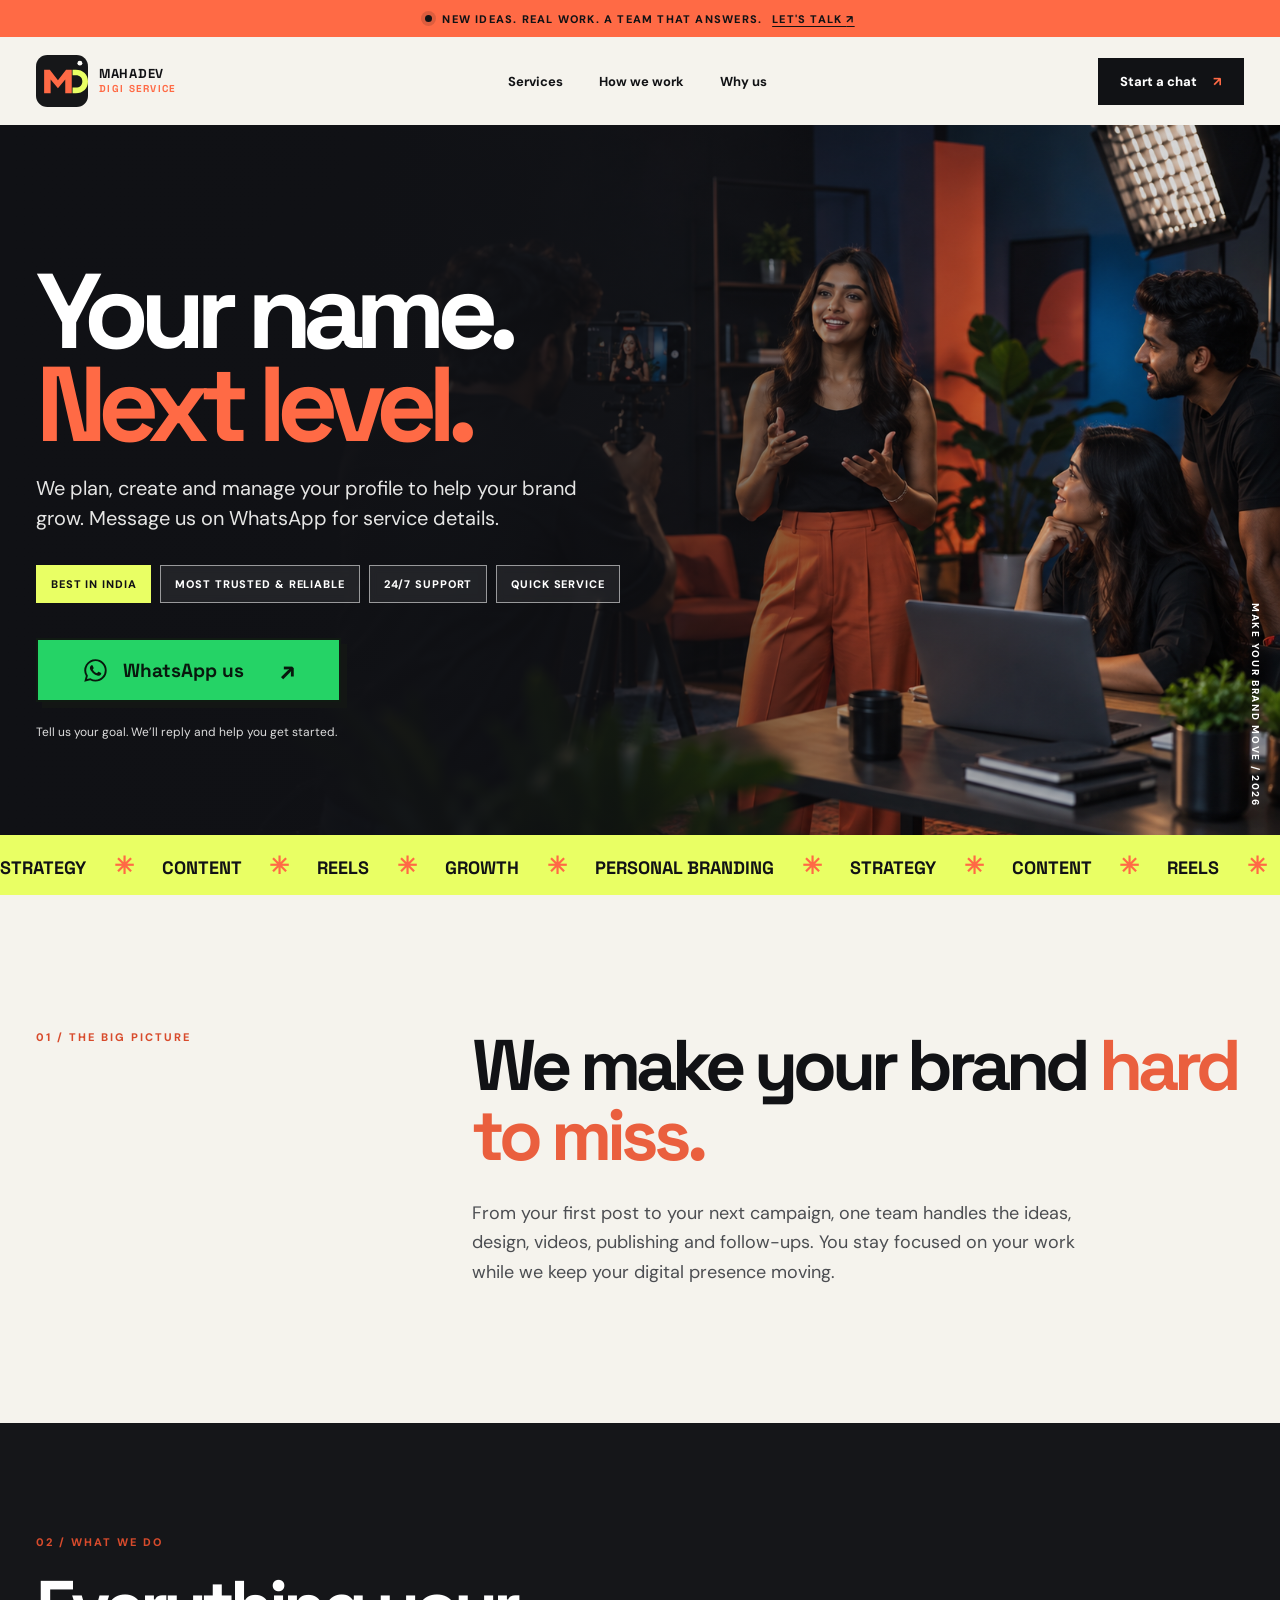
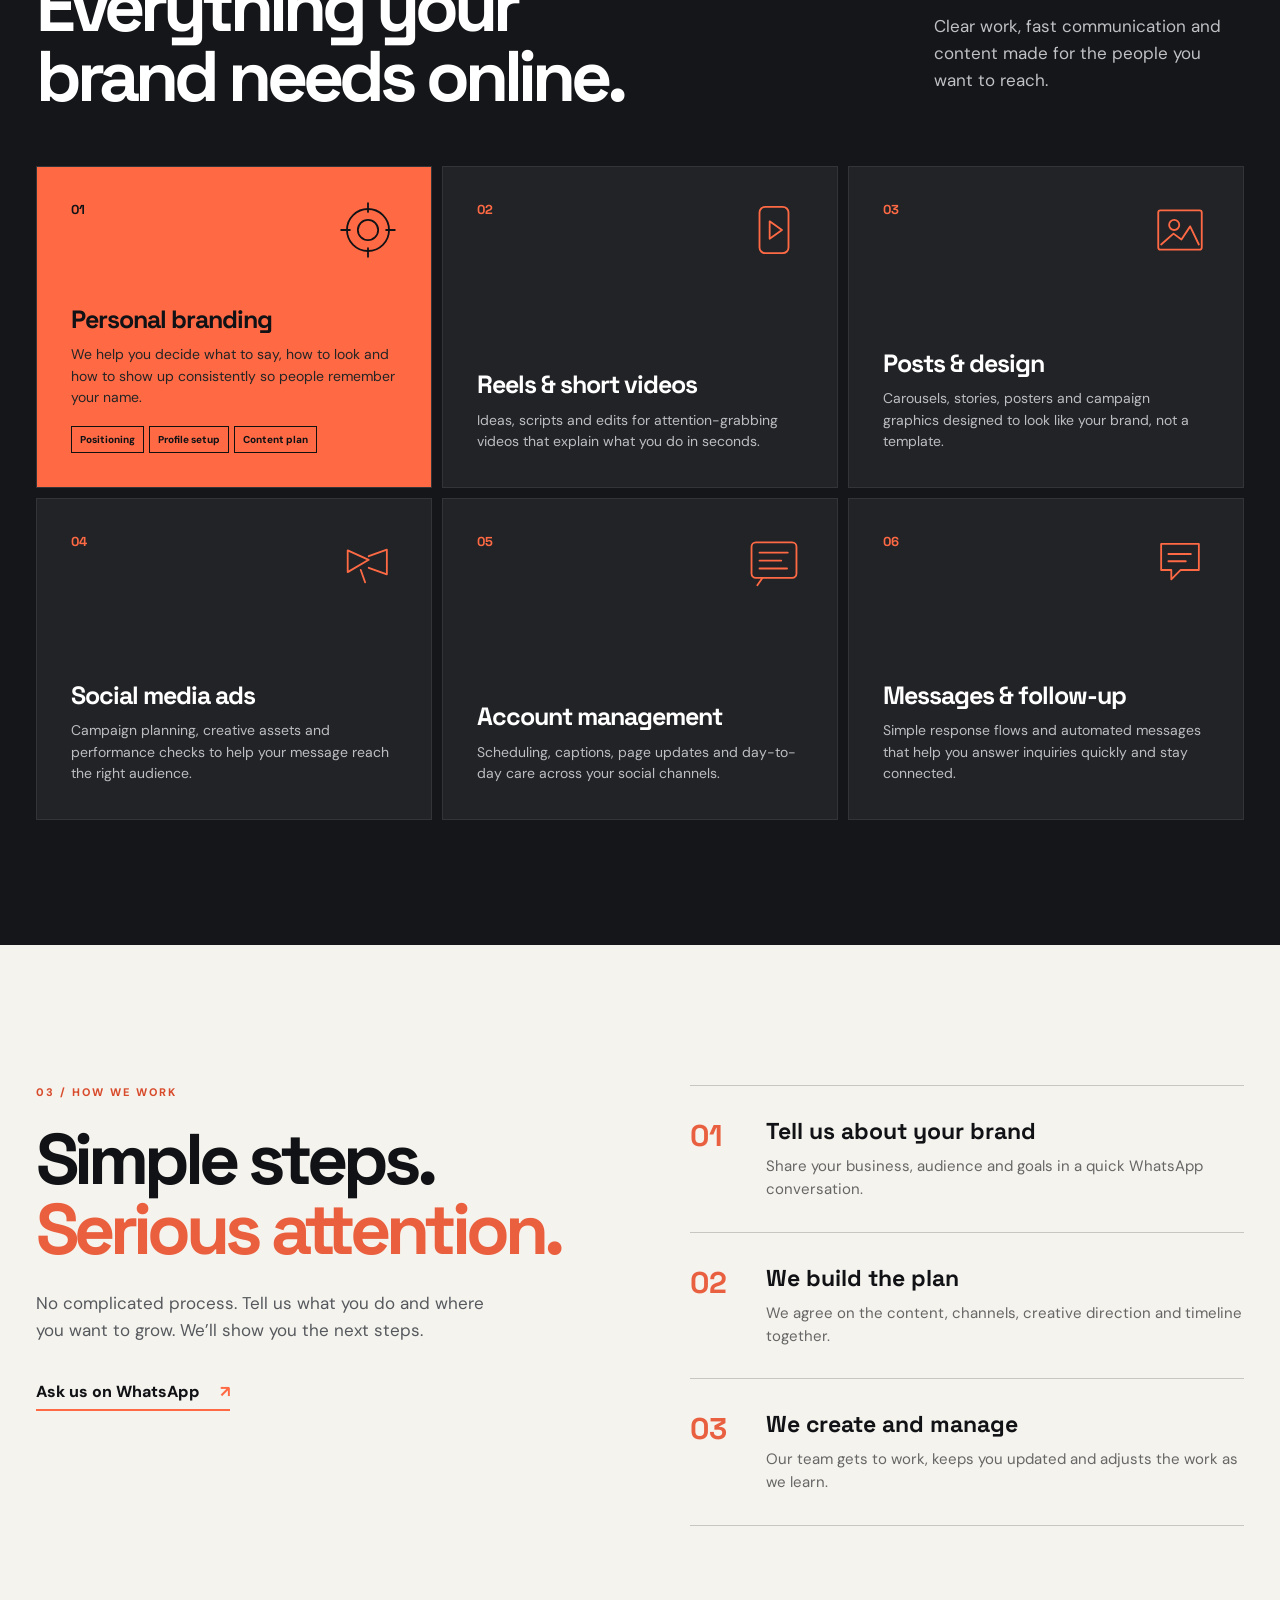
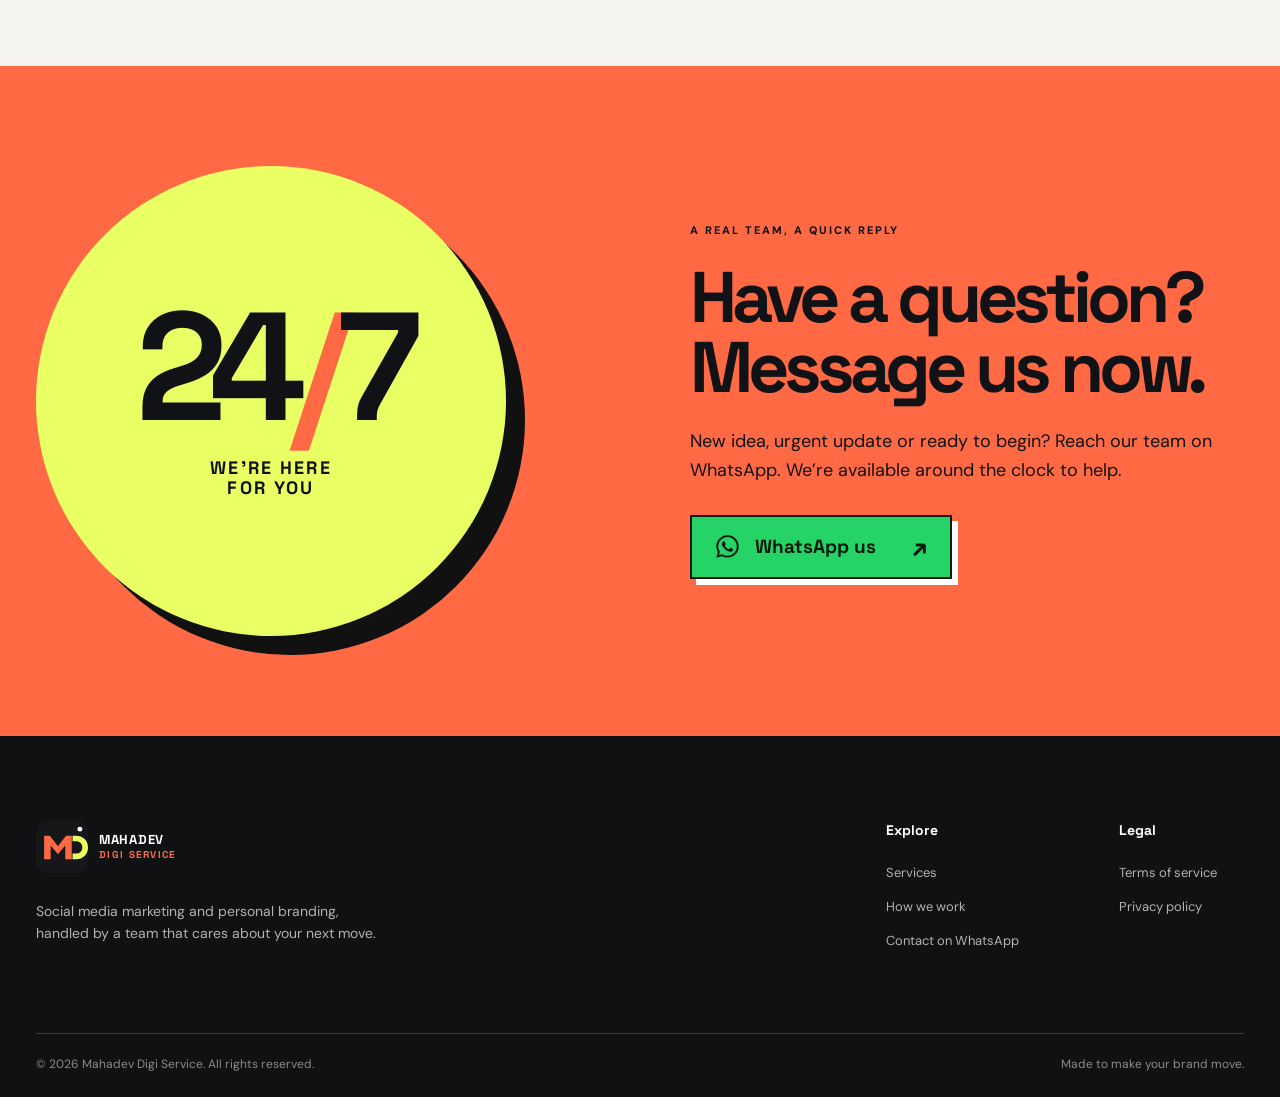
<file: index.html>
<!doctype html>
<html lang="en">
<head>
  <!-- Google tag (gtag.js) -->
<script async src="https://www.googletagmanager.com/gtag/js?id=AW-18480201971"></script>
<script>
  window.dataLayer = window.dataLayer || [];
  function gtag(){dataLayer.push(arguments);}
  gtag('js', new Date());

  gtag('config', 'AW-18480201971');
</script>
  <meta charset="utf-8">
  <meta name="viewport" content="width=device-width, initial-scale=1">
  <meta name="theme-color" content="#111215">
  <meta name="description" content="Mahadev Digi Service helps people and businesses grow their personal brand through social media strategy, reels, content and account management. Chat with us any time.">
  <title>Mahadev Digi Service — Grow your name online</title>
  <link rel="icon" href="assets/favicon.svg" type="image/svg+xml">
  <link rel="stylesheet" href="styles.css">
  <script defer src="script.js"></script>
</head>
<body>
  <a class="skip" href="#main">Skip to content</a>
  <div class="announcement"><span class="pulse"></span> NEW IDEAS. REAL WORK. A TEAM THAT ANSWERS. <a href="https://wa.link/mahadev2" target="_blank" rel="noopener noreferrer">LET'S TALK <span aria-hidden="true">↗</span></a></div>
  <header class="header shell">
    <a class="brand" href="#top" aria-label="Mahadev Digi Service home"><img class="logo-image" src="assets/logo-md.svg" alt=""><span class="brand-words">MAHADEV<br><b>DIGI SERVICE</b></span></a>
    <nav aria-label="Main navigation"><a href="#services">Services</a><a href="#approach">How we work</a><a href="#about">Why us</a></nav>
    <a class="header-cta" href="https://wa.link/mahadev2" target="_blank" rel="noopener noreferrer">Start a chat <span aria-hidden="true">↗</span></a>
  </header>
  <main id="main">
    <section class="hero" id="top">
      <img class="hero-photo" src="assets/hero-studio.png" alt="Creative team producing a short-form video in a studio" fetchpriority="high">
      <div class="hero-shade"></div>
      <div class="shell hero-content">
        <h1>Your name.<br><em>Next level.</em></h1>
        <p class="hero-copy">We plan, create and manage your profile to help your brand grow. Message us on WhatsApp for service details.</p>
        <div class="trust-pills" aria-label="Our commitments"><span>BEST IN INDIA</span><span>MOST TRUSTED &amp; RELIABLE</span><span>24/7 SUPPORT</span><span>QUICK SERVICE</span></div>
        <a class="whatsapp-button hero-button" href="https://wa.link/mahadev2" target="_blank" rel="noopener noreferrer"><svg viewBox="0 0 32 32" aria-hidden="true"><path fill="currentColor" d="M16.01 2.67A13.23 13.23 0 0 0 4.58 22.56L2.7 29.33l6.94-1.82a13.33 13.33 0 0 0 6.37 1.62h.01a13.23 13.23 0 0 0 0-26.46Zm0 24.23a11.02 11.02 0 0 1-5.62-1.54l-.4-.24-4.12 1.08 1.1-4.01-.26-.42a11.01 11.01 0 1 1 9.3 5.13Zm6.05-8.25c-.33-.16-1.96-.96-2.26-1.07-.3-.11-.52-.16-.74.16-.22.33-.85 1.07-1.04 1.29-.19.22-.38.25-.71.08-.33-.16-1.4-.51-2.66-1.64-.98-.87-1.64-1.95-1.83-2.28-.19-.33-.02-.5.14-.66.15-.15.33-.38.49-.57.16-.19.22-.33.33-.55.11-.22.05-.41-.03-.57-.08-.16-.74-1.78-1.01-2.44-.27-.64-.54-.55-.74-.56l-.63-.01c-.22 0-.57.08-.87.41-.3.33-1.15 1.12-1.15 2.73s1.18 3.17 1.34 3.39c.16.22 2.32 3.55 5.63 4.98.79.34 1.41.54 1.89.69.79.25 1.51.21 2.08.13.63-.09 1.96-.8 2.23-1.58.27-.77.27-1.43.19-1.57-.08-.14-.3-.22-.63-.38Z"/></svg><span>WhatsApp us</span><span class="arrow" aria-hidden="true">↗</span></a>
        <p class="hero-note">Tell us your goal. We’ll reply and help you get started.</p>
      </div>
      <div class="hero-side-label" aria-hidden="true">MAKE YOUR BRAND MOVE / 2026</div>
    </section>
    <div class="ticker" aria-hidden="true"><div>STRATEGY <span>✳</span> CONTENT <span>✳</span> REELS <span>✳</span> GROWTH <span>✳</span> PERSONAL BRANDING <span>✳</span> STRATEGY <span>✳</span> CONTENT <span>✳</span> REELS <span>✳</span> GROWTH <span>✳</span></div></div>
    <section class="intro shell reveal" id="about"><div class="section-kicker">01 / THE BIG PICTURE</div><div><h2>We make your brand <span>hard to miss.</span></h2><p>From your first post to your next campaign, one team handles the ideas, design, videos, publishing and follow-ups. You stay focused on your work while we keep your digital presence moving.</p></div></section>
    <section class="services-section" id="services"><div class="shell"><div class="section-heading reveal"><div><div class="section-kicker">02 / WHAT WE DO</div><h2>Everything your<br>brand needs online.</h2></div><p>Clear work, fast communication and content made for the people you want to reach.</p></div><div class="services-grid">
      <article class="service-card service-feature reveal"><div class="card-top"><span>01</span><svg viewBox="0 0 80 80" aria-hidden="true"><circle cx="40" cy="40" r="29"/><circle cx="40" cy="40" r="14"/><path d="M40 3v12M40 65v12M3 40h12M65 40h12"/></svg></div><h3>Personal branding</h3><p>We help you decide what to say, how to look and how to show up consistently so people remember your name.</p><div class="service-tags"><span>Positioning</span><span>Profile setup</span><span>Content plan</span></div></article>
      <article class="service-card reveal"><div class="card-top"><span>02</span><svg viewBox="0 0 80 80" aria-hidden="true"><rect x="20" y="8" width="40" height="64" rx="8"/><path d="m34 28 17 12-17 12Z"/></svg></div><h3>Reels &amp; short videos</h3><p>Ideas, scripts and edits for attention-grabbing videos that explain what you do in seconds.</p></article>
      <article class="service-card reveal"><div class="card-top"><span>03</span><svg viewBox="0 0 80 80" aria-hidden="true"><rect x="10" y="13" width="60" height="54" rx="3"/><circle cx="32" cy="33" r="7"/><path d="m14 60 17-15 11 8 12-18 12 25"/></svg></div><h3>Posts &amp; design</h3><p>Carousels, stories, posters and campaign graphics designed to look like your brand, not a template.</p></article>
      <article class="service-card reveal"><div class="card-top"><span>04</span><svg viewBox="0 0 80 80" aria-hidden="true"><path d="M12 54V24l29 13-29 17ZM41 32l25-9v34l-25-9M30 51l6 17"/></svg></div><h3>Social media ads</h3><p>Campaign planning, creative assets and performance checks to help your message reach the right audience.</p></article>
      <article class="service-card reveal"><div class="card-top"><span>05</span><svg viewBox="0 0 80 80" aria-hidden="true"><rect x="9" y="13" width="62" height="49" rx="6"/><path d="M20 27h39M20 38h30M20 49h38M24 62l-7 10"/></svg></div><h3>Account management</h3><p>Scheduling, captions, page updates and day-to-day care across your social channels.</p></article>
      <article class="service-card reveal"><div class="card-top"><span>06</span><svg viewBox="0 0 80 80" aria-hidden="true"><path d="M14 15h52v36H41L28 64V51H14Z"/><path d="M24 29h31M24 39h24"/></svg></div><h3>Messages &amp; follow-up</h3><p>Simple response flows and automated messages that help you answer inquiries quickly and stay connected.</p></article>
    </div></div></section>
    <section class="method shell" id="approach"><div class="method-lead reveal"><div class="section-kicker">03 / HOW WE WORK</div><h2>Simple steps.<br><span>Serious attention.</span></h2><p>No complicated process. Tell us what you do and where you want to grow. We’ll show you the next steps.</p><a href="https://wa.link/mahadev2" target="_blank" rel="noopener noreferrer">Ask us on WhatsApp <span aria-hidden="true">↗</span></a></div><div class="steps"><div class="step reveal"><b>01</b><div><h3>Tell us about your brand</h3><p>Share your business, audience and goals in a quick WhatsApp conversation.</p></div></div><div class="step reveal"><b>02</b><div><h3>We build the plan</h3><p>We agree on the content, channels, creative direction and timeline together.</p></div></div><div class="step reveal"><b>03</b><div><h3>We create and manage</h3><p>Our team gets to work, keeps you updated and adjusts the work as we learn.</p></div></div></div></section>
    <section class="support"><div class="shell support-inner"><div class="support-badge reveal"><b>24<span>/</span>7</b><span>WE'RE HERE<br>FOR YOU</span></div><div class="reveal"><div class="section-kicker">A REAL TEAM, A QUICK REPLY</div><h2>Have a question?<br>Message us now.</h2><p>New idea, urgent update or ready to begin? Reach our team on WhatsApp. We’re available around the clock to help.</p><a class="whatsapp-button" href="https://wa.link/mahadev2" target="_blank" rel="noopener noreferrer"><svg viewBox="0 0 32 32" aria-hidden="true"><path fill="currentColor" d="M16.01 2.67A13.23 13.23 0 0 0 4.58 22.56L2.7 29.33l6.94-1.82a13.33 13.33 0 0 0 6.37 1.62h.01a13.23 13.23 0 0 0 0-26.46Zm0 24.23a11.02 11.02 0 0 1-5.62-1.54l-.4-.24-4.12 1.08 1.1-4.01-.26-.42a11.01 11.01 0 1 1 9.3 5.13Zm6.05-8.25c-.33-.16-1.96-.96-2.26-1.07-.3-.11-.52-.16-.74.16-.22.33-.85 1.07-1.04 1.29-.19.22-.38.25-.71.08-.33-.16-1.4-.51-2.66-1.64-.98-.87-1.64-1.95-1.83-2.28-.19-.33-.02-.5.14-.66.15-.15.33-.38.49-.57.16-.19.22-.33.33-.55.11-.22.05-.41-.03-.57-.08-.16-.74-1.78-1.01-2.44-.27-.64-.54-.55-.74-.56l-.63-.01c-.22 0-.57.08-.87.41-.3.33-1.15 1.12-1.15 2.73s1.18 3.17 1.34 3.39c.16.22 2.32 3.55 5.63 4.98.79.34 1.41.54 1.89.69.79.25 1.51.21 2.08.13.63-.09 1.96-.8 2.23-1.58.27-.77.27-1.43.19-1.57-.08-.14-.3-.22-.63-.38Z"/></svg>WhatsApp us <span class="arrow" aria-hidden="true">↗</span></a></div></div></section>
  </main>
  <footer><div class="shell footer-top"><div><a class="brand" href="#top"><img class="logo-image" src="assets/logo-md.svg" alt=""><span class="brand-words">MAHADEV<br><b>DIGI SERVICE</b></span></a><p>Social media marketing and personal branding, handled by a team that cares about your next move.</p></div><div class="footer-links"><div><b>Explore</b><a href="#services">Services</a><a href="#approach">How we work</a><a href="https://wa.link/mahadev2" target="_blank" rel="noopener noreferrer">Contact on WhatsApp</a></div><div><b>Legal</b><a href="terms.html">Terms of service</a><a href="privacy.html">Privacy policy</a></div></div></div><div class="footer-bottom shell"><span>© <span id="year">2026</span> Mahadev Digi Service. All rights reserved.</span><span>Made to make your brand move.</span></div></footer>
</body>
</html>
</file>
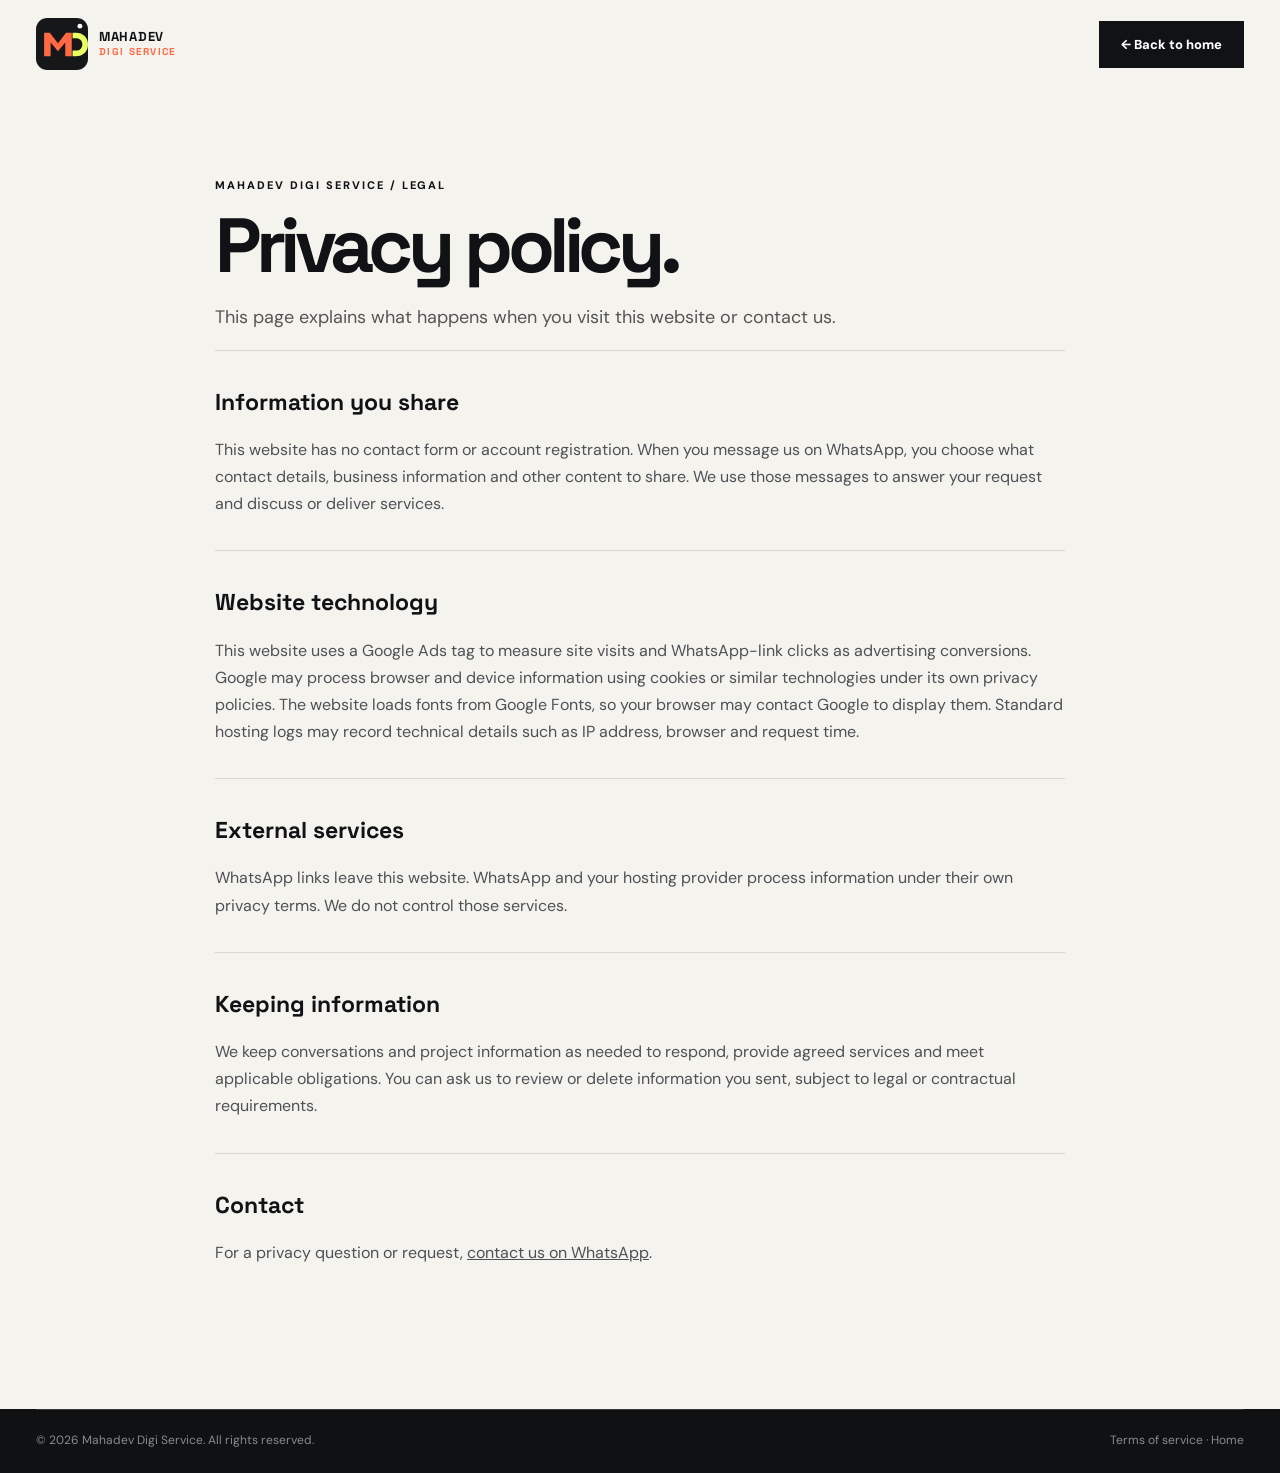
<file: privacy.html>
<!doctype html><html lang="en"><head><!-- Google tag (gtag.js) -->
<script async src="https://www.googletagmanager.com/gtag/js?id=AW-18480201971"></script>
<script>
  window.dataLayer = window.dataLayer || [];
  function gtag(){dataLayer.push(arguments);}
  gtag('js', new Date());
  gtag('config', 'AW-18480201971');
</script>
<meta charset="utf-8"><meta name="viewport" content="width=device-width,initial-scale=1"><meta name="theme-color" content="#111215"><title>Privacy Policy — Mahadev Digi Service</title><link rel="icon" href="assets/favicon.svg" type="image/svg+xml"><link rel="stylesheet" href="styles.css"><script defer src="script.js"></script></head><body><a class="skip" href="#main">Skip to content</a><header class="header shell"><a class="brand" href="index.html"><img class="logo-image" src="assets/logo-md.svg" alt=""><span class="brand-words">MAHADEV<br><b>DIGI SERVICE</b></span></a><a class="header-cta" href="index.html">← Back to home</a></header><main class="legal-main shell" id="main"><div class="section-kicker">MAHADEV DIGI SERVICE / LEGAL</div><h1>Privacy policy.</h1><p class="lead">This page explains what happens when you visit this website or contact us.</p><section><h2>Information you share</h2><p>This website has no contact form or account registration. When you message us on WhatsApp, you choose what contact details, business information and other content to share. We use those messages to answer your request and discuss or deliver services.</p></section><section><h2>Website technology</h2><p>This website uses a Google Ads tag to measure site visits and WhatsApp-link clicks as advertising conversions. Google may process browser and device information using cookies or similar technologies under its own privacy policies. The website loads fonts from Google Fonts, so your browser may contact Google to display them. Standard hosting logs may record technical details such as IP address, browser and request time.</p></section><section><h2>External services</h2><p>WhatsApp links leave this website. WhatsApp and your hosting provider process information under their own privacy terms. We do not control those services.</p></section><section><h2>Keeping information</h2><p>We keep conversations and project information as needed to respond, provide agreed services and meet applicable obligations. You can ask us to review or delete information you sent, subject to legal or contractual requirements.</p></section><section><h2>Contact</h2><p>For a privacy question or request, <a href="https://wa.link/mahadev2" target="_blank" rel="noopener noreferrer"><u>contact us on WhatsApp</u></a>.</p></section></main><footer><div class="footer-bottom shell"><span>© <span id="year">2026</span> Mahadev Digi Service. All rights reserved.</span><span><a href="terms.html">Terms of service</a> · <a href="index.html">Home</a></span></div></footer></body></html>
</file>
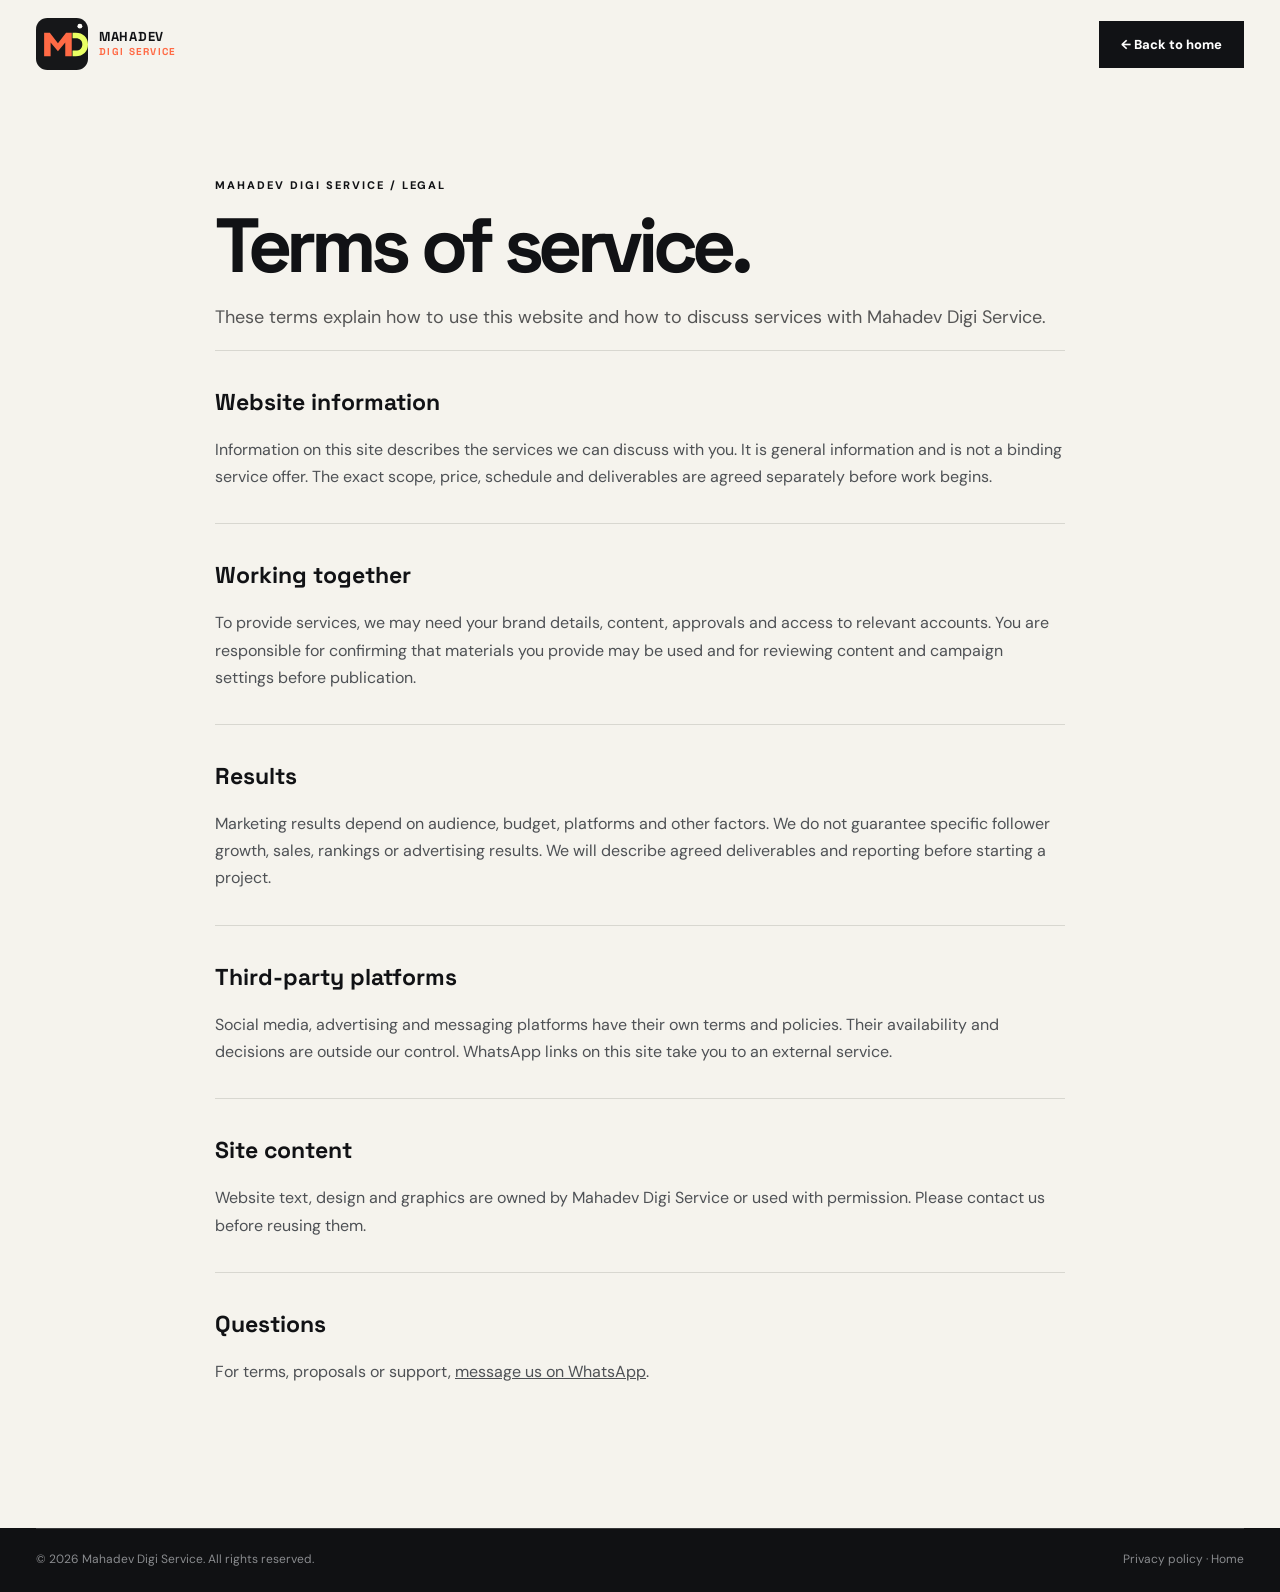
<file: terms.html>
<!doctype html><html lang="en"><head><!-- Google tag (gtag.js) -->
<script async src="https://www.googletagmanager.com/gtag/js?id=AW-18480201971"></script>
<script>
  window.dataLayer = window.dataLayer || [];
  function gtag(){dataLayer.push(arguments);}
  gtag('js', new Date());
  gtag('config', 'AW-18480201971');
</script><meta charset="utf-8"><meta name="viewport" content="width=device-width,initial-scale=1"><meta name="theme-color" content="#111215"><title>Terms of Service — Mahadev Digi Service</title><link rel="icon" href="assets/favicon.svg" type="image/svg+xml"><link rel="stylesheet" href="styles.css"><script defer src="script.js"></script></head><body><a class="skip" href="#main">Skip to content</a><header class="header shell"><a class="brand" href="index.html"><img class="logo-image" src="assets/logo-md.svg" alt=""><span class="brand-words">MAHADEV<br><b>DIGI SERVICE</b></span></a><a class="header-cta" href="index.html">← Back to home</a></header><main class="legal-main shell" id="main"><div class="section-kicker">MAHADEV DIGI SERVICE / LEGAL</div><h1>Terms of service.</h1><p class="lead">These terms explain how to use this website and how to discuss services with Mahadev Digi Service.</p><section><h2>Website information</h2><p>Information on this site describes the services we can discuss with you. It is general information and is not a binding service offer. The exact scope, price, schedule and deliverables are agreed separately before work begins.</p></section><section><h2>Working together</h2><p>To provide services, we may need your brand details, content, approvals and access to relevant accounts. You are responsible for confirming that materials you provide may be used and for reviewing content and campaign settings before publication.</p></section><section><h2>Results</h2><p>Marketing results depend on audience, budget, platforms and other factors. We do not guarantee specific follower growth, sales, rankings or advertising results. We will describe agreed deliverables and reporting before starting a project.</p></section><section><h2>Third-party platforms</h2><p>Social media, advertising and messaging platforms have their own terms and policies. Their availability and decisions are outside our control. WhatsApp links on this site take you to an external service.</p></section><section><h2>Site content</h2><p>Website text, design and graphics are owned by Mahadev Digi Service or used with permission. Please contact us before reusing them.</p></section><section><h2>Questions</h2><p>For terms, proposals or support, <a href="https://wa.link/mahadev2" target="_blank" rel="noopener noreferrer"><u>message us on WhatsApp</u></a>.</p></section></main><footer><div class="footer-bottom shell"><span>© <span id="year">2026</span> Mahadev Digi Service. All rights reserved.</span><span><a href="privacy.html">Privacy policy</a> · <a href="index.html">Home</a></span></div></footer></body></html>
</file>
<file: styles.css>
@import url('https://fonts.googleapis.com/css2?family=DM+Sans:wght@400;500;600;700;800&family=Space+Grotesk:wght@400;500;600;700&display=swap');
:root{--ink:#111215;--cream:#f5f3ed;--paper:#fffefa;--orange:#ff6a45;--lime:#e9ff64;--green:#25d366;--muted:#62656a}*{box-sizing:border-box}html{scroll-behavior:smooth}body{margin:0;background:var(--cream);color:var(--ink);font-family:'DM Sans',Arial,sans-serif}a{color:inherit;text-decoration:none}button,a{cursor:pointer}a:focus-visible{outline:3px solid var(--orange);outline-offset:4px}.shell{width:min(100% - 72px,1360px);margin:auto}.skip{position:absolute;left:-9999px;top:10px;background:#fff;padding:10px;z-index:20}.skip:focus{left:10px}.announcement{min-height:37px;background:var(--orange);display:flex;align-items:center;justify-content:center;gap:10px;font-size:11px;letter-spacing:.11em;font-weight:800}.announcement a{text-decoration:underline;text-underline-offset:3px}.pulse{height:7px;width:7px;border-radius:50%;background:var(--ink);box-shadow:0 0 0 4px #11121524}.header{height:88px;display:flex;align-items:center;justify-content:space-between;gap:24px}.brand{display:inline-flex;align-items:center;gap:11px;flex:none}.mark{position:relative;display:grid;place-items:center;width:48px;height:48px;background:var(--ink);color:var(--orange);font:900 21px 'Space Grotesk',sans-serif;letter-spacing:-.17em;transform:skew(-7deg);padding-right:5px}.mark span{color:var(--paper)}.mark i{position:absolute;width:8px;height:8px;border-radius:50%;background:var(--lime);top:3px;right:4px}.brand-words{font:800 13px/1.06 'Space Grotesk',sans-serif;letter-spacing:.055em}.brand-words b{font-size:10px;letter-spacing:.13em;color:var(--orange)}nav{display:flex;gap:36px;font-size:13px;font-weight:700}nav a:hover,.footer-links a:hover{color:var(--orange)}.header-cta{background:var(--ink);color:white;padding:15px 22px;font-size:13px;font-weight:800}.header-cta span{margin-left:13px;color:var(--orange)}.hero{min-height:710px;position:relative;background:#14161a;color:#fff;overflow:hidden}.hero-photo,.hero-shade{position:absolute;inset:0;width:100%;height:100%}.hero-photo{object-fit:cover;object-position:55% center}.hero-shade{background:linear-gradient(90deg,#101115 0%,#101115f5 28%,#101115d9 42%,#10111550 70%,#1011151c 100%)}.hero-content{position:relative;z-index:1;padding-top:105px;padding-bottom:82px}.eyebrow,.section-kicker{font-size:11px;font-weight:800;letter-spacing:.18em}.eyebrow{display:flex;align-items:center;gap:12px;color:var(--lime)}.eyebrow-line{width:29px;height:1px;background:var(--lime)}.hero h1{font:700 clamp(64px,8.3vw,126px)/.88 'Space Grotesk',sans-serif;letter-spacing:-.085em;margin:35px 0 22px;max-width:870px}.hero h1 em{color:var(--orange);font-style:normal}.hero-copy{font-size:20px;line-height:1.48;max-width:560px;color:#e5e5e4;margin:0}.trust-pills{display:flex;flex-wrap:wrap;gap:9px;max-width:665px;margin:32px 0 35px}.trust-pills span{border:1px solid #ffffff8a;background:#ffffff14;padding:11px 14px;font-size:11px;font-weight:800;letter-spacing:.08em;backdrop-filter:blur(4px)}.trust-pills span:first-child{background:var(--lime);border-color:var(--lime);color:var(--ink)}.whatsapp-button{display:inline-flex;align-items:center;justify-content:center;gap:14px;background:var(--green);color:#08180d;min-height:64px;padding:0 22px;font:800 19px 'Space Grotesk',sans-serif;box-shadow:6px 6px 0 #131614;border:2px solid #101a12;transition:transform .2s,box-shadow .2s,background .2s}.whatsapp-button:hover{transform:translate(-3px,-3px);box-shadow:9px 9px 0 #131614;background:#39e979}.whatsapp-button svg{width:27px;height:27px}.whatsapp-button .arrow{font-size:25px;margin-left:22px}.hero-button{min-width:305px}.hero-note{color:#ddd;font-size:12px;margin:22px 0 0}.hero-side-label{position:absolute;right:18px;bottom:28px;writing-mode:vertical-rl;font-size:10px;letter-spacing:.17em;font-weight:800}.ticker{overflow:hidden;background:var(--lime);height:60px;display:flex;align-items:center;font:800 18px 'Space Grotesk',sans-serif;white-space:nowrap}.ticker div{min-width:max-content;animation:marquee 30s linear infinite}.ticker span{font-size:24px;margin:0 23px;color:var(--orange)}@keyframes marquee{to{transform:translateX(-50%)}}.intro{display:grid;grid-template-columns:1fr 2fr;gap:50px;padding-top:135px;padding-bottom:135px}.intro .section-kicker,.section-heading .section-kicker,.method .section-kicker{color:#d84b2c}.intro h2,.section-heading h2,.method h2,.support h2{font:700 clamp(45px,5.6vw,83px)/.98 'Space Grotesk',sans-serif;letter-spacing:-.07em;margin:0}.intro h2 span,.method h2 span{color:#ea5f3e}.intro p{font-size:18px;line-height:1.65;max-width:640px;color:#4c4e52;margin:28px 0 0}.services-section{background:#151619;color:white;padding:112px 0 125px}.section-heading{display:flex;justify-content:space-between;align-items:end;gap:50px;margin-bottom:55px}.section-heading h2{margin:22px 0 0}.section-heading p{max-width:310px;color:#c0c1c4;font-size:17px;line-height:1.6}.services-grid{display:grid;grid-template-columns:repeat(3,1fr);gap:10px}.service-card{min-height:322px;background:#222326;padding:34px;display:flex;flex-direction:column;border:1px solid #333438;transition:background .2s,transform .2s}.service-card:hover{background:#292b2e;transform:translateY(-4px)}.service-feature{background:var(--orange);color:var(--ink)}.service-feature:hover{background:#ff815f}.card-top{display:flex;justify-content:space-between;align-items:start;color:var(--orange);font:700 13px 'Space Grotesk',sans-serif}.service-feature .card-top{color:var(--ink)}.card-top svg{width:58px;height:58px;fill:none;stroke:currentColor;stroke-width:2.5;stroke-linecap:round;stroke-linejoin:round}.service-card h3{font:700 25px/1.05 'Space Grotesk',sans-serif;letter-spacing:-.04em;margin:auto 0 12px}.service-card p{color:#bcbec1;line-height:1.55;font-size:14px;margin:0}.service-feature p{color:#242424}.service-tags{display:flex;flex-wrap:wrap;gap:5px;margin-top:17px}.service-tags span{border:1px solid #111;padding:6px 8px;font-size:10px;font-weight:800}.method{display:grid;grid-template-columns:1fr 1fr;gap:100px;padding-top:140px;padding-bottom:140px}.method h2{margin:25px 0}.method-lead p{color:#55595d;font-size:17px;line-height:1.6;max-width:480px}.method-lead>a{display:inline-block;border-bottom:2px solid var(--orange);font-weight:800;margin-top:20px;padding-bottom:7px}.method-lead>a span{margin-left:16px;color:var(--orange)}.steps{border-top:1px solid #c7c6c0}.step{display:grid;grid-template-columns:60px 1fr;gap:16px;padding:30px 0;border-bottom:1px solid #c7c6c0}.step b{font:700 30px 'Space Grotesk',sans-serif;color:#e96040}.step h3{font:700 23px 'Space Grotesk',sans-serif;margin:0 0 9px}.step p{color:#666;font-size:15px;line-height:1.55;margin:0}.support{background:var(--orange);padding:100px 0}.support-inner{display:grid;grid-template-columns:1fr 1fr;align-items:center;gap:100px}.support-badge{width:min(100%,470px);aspect-ratio:1;border-radius:50%;background:var(--lime);color:var(--ink);display:flex;flex-direction:column;align-items:center;justify-content:center;box-shadow:19px 19px 0 #111}.support-badge b{font:700 clamp(90px,12vw,180px)/.85 'Space Grotesk',sans-serif;letter-spacing:-.1em}.support-badge b span{color:var(--orange)}.support-badge>span{font:800 18px/1.15 'Space Grotesk',sans-serif;letter-spacing:.12em;text-align:center;margin-top:25px}.support h2{margin:25px 0}.support p{font-size:18px;line-height:1.6;max-width:525px;margin-bottom:30px}.support .whatsapp-button{box-shadow:6px 6px 0 #fff}.support .whatsapp-button:hover{box-shadow:9px 9px 0 #fff}footer{background:#101113;color:#fff}.footer-top{padding:85px 0 75px;display:flex;justify-content:space-between;gap:50px}.footer-top .brand-words{color:#fff}.footer-top p{max-width:340px;color:#b1b2b4;line-height:1.6;font-size:14px;margin-top:22px}.footer-links{display:flex;gap:100px}.footer-links>div{display:flex;flex-direction:column;gap:17px;min-width:125px}.footer-links b{font:700 14px 'Space Grotesk',sans-serif;margin-bottom:8px}.footer-links a{font-size:13px;color:#b1b2b4}.footer-bottom{border-top:1px solid #37383a;display:flex;justify-content:space-between;gap:20px;padding-top:22px;padding-bottom:25px;color:#898b8e;font-size:12px}.legal-main{min-height:65vh;padding-top:90px;padding-bottom:110px;max-width:850px}.legal-main h1{font:700 clamp(54px,6vw,82px)/1 'Space Grotesk',sans-serif;letter-spacing:-.07em;margin:15px 0 20px}.legal-main .lead{font-size:18px;line-height:1.55;color:#555}.legal-main section{padding:17px 0;border-top:1px solid #d8d7d0}.legal-main h2{font:700 23px 'Space Grotesk',sans-serif}.legal-main p,.legal-main li{line-height:1.7;color:#4e5155}.reveal{opacity:0;transform:translateY(22px);transition:opacity .6s ease,transform .6s ease}.reveal.visible{opacity:1;transform:none}@media(max-width:980px){.shell{width:min(100% - 40px,1360px)}.header nav{display:none}.hero-photo{object-position:62% center}.hero-shade{background:linear-gradient(90deg,#101115 0%,#101115e8 45%,#10111590 100%)}.intro{grid-template-columns:1fr;gap:20px}.services-grid{grid-template-columns:repeat(2,1fr)}.method{gap:50px}.support-inner{gap:50px}}@media(max-width:650px){.shell{width:min(100% - 34px,1360px)}.announcement{font-size:8px;letter-spacing:.04em;min-height:32px}.header{height:72px}.mark{height:42px;width:42px}.brand-words{font-size:11px}.brand-words b{font-size:9px}.header-cta{padding:12px 13px;font-size:11px}.header-cta span{margin-left:4px}.hero{min-height:0}.hero-photo{height:440px;object-position:70% 10%}.hero-shade{background:linear-gradient(0deg,#101115 0%,#101115 37%,#101115dd 56%,#10111531 100%)}.hero-content{padding-top:340px;padding-bottom:63px}.eyebrow{font-size:9px;letter-spacing:.11em}.hero h1{font-size:clamp(58px,14vw,88px);margin:20px 0 18px}.hero-copy{font-size:16px;line-height:1.5}.trust-pills{gap:6px;margin:25px 0 29px}.trust-pills span{padding:9px 10px;font-size:9px;letter-spacing:.03em}.whatsapp-button{width:100%;min-height:62px;font-size:18px}.hero-note{text-align:center}.hero-side-label{display:none}.ticker{height:51px;font-size:15px}.intro{padding-top:78px;padding-bottom:78px}.intro h2,.section-heading h2,.method h2,.support h2{font-size:clamp(42px,11vw,60px)}.intro p{font-size:16px}.services-section{padding:75px 0 85px}.section-heading{display:block;margin-bottom:35px}.section-heading p{font-size:15px}.services-grid{grid-template-columns:1fr}.service-card{min-height:260px;padding:27px}.service-card h3{font-size:23px}.method{grid-template-columns:1fr;gap:50px;padding-top:85px;padding-bottom:85px}.method-lead p{font-size:16px}.support{padding:75px 0 85px}.support-inner{grid-template-columns:1fr;gap:80px}.support-badge{width:75%;margin:0 auto;box-shadow:13px 13px 0 #111}.support-badge b{font-size:clamp(85px,20vw,125px)}.support-badge>span{font-size:13px;margin-top:12px}.support p{font-size:16px}.footer-top{padding:65px 0 55px;flex-direction:column}.footer-links{gap:40px}.footer-bottom{flex-direction:column}.legal-main{padding-top:65px;padding-bottom:80px}}@media(prefers-reduced-motion:reduce){html{scroll-behavior:auto}.ticker div{animation:none}.reveal{opacity:1;transform:none;transition:none}*{transition-duration:.01ms!important;animation-duration:.01ms!important}}
.logo-image{width:52px;height:52px;display:block;flex:none}@media(max-width:650px){.logo-image{width:43px;height:43px}}
</file>
